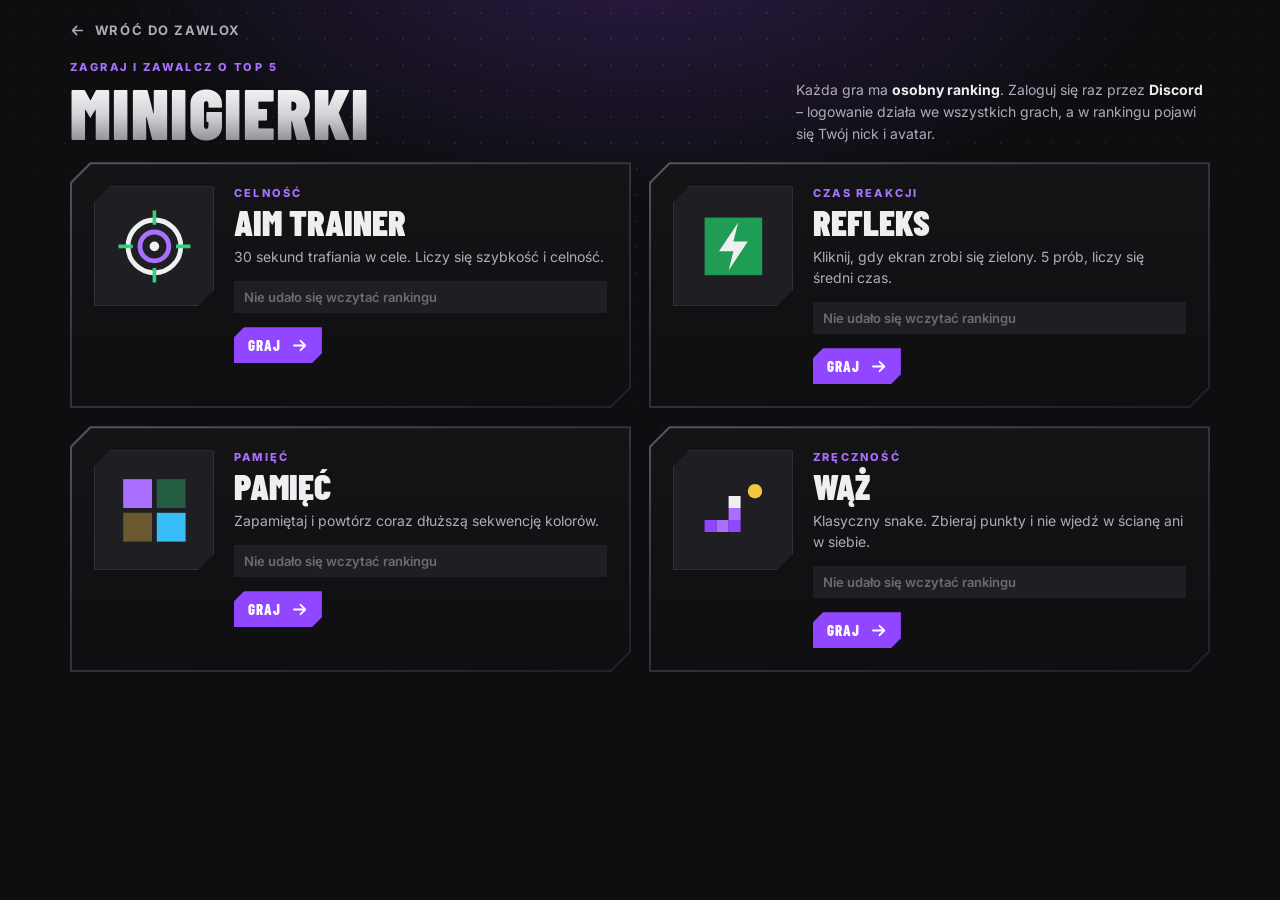
<file: minigierki.html>
<!DOCTYPE html>
<html lang="pl">
<head>
    <meta charset="UTF-8">
    <meta name="viewport" content="width=device-width, initial-scale=1.0">
    <title>Minigierki | Zawlox</title>
    <meta name="description" content="Minigierki Zawloxa: Aim Trainer, Refleks, Pamięć i Wąż. Zaloguj się przez Discord i zawalcz o top 5 w każdej grze.">
    <meta property="og:title" content="Minigierki | Zawlox">
    <meta property="og:description" content="Aim Trainer, Refleks, Pamięć i Wąż – zawalcz o top 5 w każdej grze.">
    <meta property="og:type" content="website">
    <meta property="og:image" content="https://zawlox.pl/podglad.png">
    <meta name="twitter:card" content="summary_large_image">
    <meta name="theme-color" content="#0e0e10">
    <link rel="icon" href="data:image/svg+xml,%3Csvg xmlns='http://www.w3.org/2000/svg' viewBox='0 0 64 64'%3E%3Cpath d='M12 0h52v52L52 64H0V12z' fill='%230e0e10' stroke='%23d4d4d8' stroke-width='4'/%3E%3Ccircle cx='32' cy='32' r='14' fill='none' stroke='%23a970ff' stroke-width='5'/%3E%3Ccircle cx='32' cy='32' r='4' fill='%23fff'/%3E%3C/svg%3E">
    <link rel="preconnect" href="https://fonts.googleapis.com">
    <link rel="preconnect" href="https://fonts.gstatic.com" crossorigin>
    <link href="https://fonts.googleapis.com/css2?family=Barlow+Condensed:wght@600;700;800;900&family=Inter:wght@400;500;600;700;800&display=swap" rel="stylesheet">
    <link rel="stylesheet" href="gry.css?v=20261102b">
    <script src="motywy/lista.js?v=20261102b"></script>
    <script src="motyw.js?v=20261102b"></script>
    <style>
        .hub { display: grid; grid-template-columns: repeat(2, minmax(0, 1fr)); gap: 18px; }
        .card { --cut: 20px; display: block; transition: transform 0.25s ease; }
        .card:hover { transform: translateY(-4px); background: var(--silver); }
        .card > .hud-in { display: grid; grid-template-columns: 120px minmax(0, 1fr); gap: 20px; padding: 22px; background: linear-gradient(180deg, #141417 0%, #0f0f12 100%); }
        .art {
            --c: 16px;
            display: grid; place-items: center;
            aspect-ratio: 1;
            background: var(--surface-2);
            box-shadow: inset 0 0 0 1px var(--line);
            clip-path: polygon(var(--c) 0, 100% 0, 100% calc(100% - var(--c)), calc(100% - var(--c)) 100%, 0 100%, 0 var(--c));
        }
        .art svg { width: 64%; height: 64%; }
        .card-tag { margin: 0; font-size: 11px; font-weight: 800; letter-spacing: 0.2em; text-transform: uppercase; color: var(--accent-2); }
        .card-name {
            margin: 4px 0 6px;
            font-family: var(--font-display); font-weight: 900; font-size: 36px; line-height: 1; text-transform: uppercase;
        }
        .card-desc { margin: 0; font-size: 14px; line-height: 1.5; color: var(--muted); }
        .mini-board { margin: 14px 0 0; padding: 0; list-style: none; display: grid; gap: 4px; }
        .mini-row { display: grid; grid-template-columns: 22px minmax(0, 1fr) auto; gap: 10px; align-items: center; padding: 6px 10px; background: var(--surface-2); font-size: 13px; }
        .mini-row .rank { font-size: 16px; }
        .mini-row:nth-child(1) .rank { color: var(--gold); }
        .mini-row:nth-child(2) .rank { color: var(--silver-medal); }
        .mini-row:nth-child(3) .rank { color: var(--bronze); }
        .mini-name { font-weight: 700; white-space: nowrap; overflow: hidden; text-overflow: ellipsis; }
        .mini-score { font-family: var(--font-display); font-weight: 800; font-size: 17px; font-variant-numeric: tabular-nums; white-space: nowrap; }
        .mini-empty { padding: 8px 10px; background: var(--surface-2); font-size: 13px; font-weight: 600; color: var(--dim); }
        .card-cta { margin-top: 14px; }
        @media (max-width: 860px) { .hub { grid-template-columns: 1fr; } }
        @media (max-width: 480px) {
            .card > .hud-in { grid-template-columns: 1fr; padding: 18px; }
            .art { width: 96px; }
        }
    </style>
</head>
<body>
    <svg width="0" height="0" style="position:absolute" aria-hidden="true" focusable="false"><defs>
        <symbol id="i-arrow-right" viewBox="0 0 448 512"><path d="M438.6 278.6c12.5-12.5 12.5-32.8 0-45.3l-160-160c-12.5-12.5-32.8-12.5-45.3 0s-12.5 32.8 0 45.3L338.8 224 32 224c-17.7 0-32 14.3-32 32s14.3 32 32 32l306.7 0L233.4 393.4c-12.5 12.5-12.5 32.8 0 45.3s32.8 12.5 45.3 0l160-160z"/></symbol>
    </defs></svg>
    <div class="bg-glow" aria-hidden="true"></div>
    <div class="bg-grid" aria-hidden="true"></div>

    <main>
        <div class="top">
            <a class="back" href="./"><svg class="ic" aria-hidden="true"><use href="#i-arrow-right"/></svg> Wróć do Zawlox</a>
        </div>

        <div class="title-row">
            <div>
                <p class="kicker">Zagraj i zawalcz o top 5</p>
                <h1>Minigierki</h1>
            </div>
            <p class="rules">Każda gra ma <b>osobny ranking</b>. Zaloguj się raz przez <b>Discord</b> – logowanie działa we wszystkich grach, a w rankingu pojawi się Twój nick i avatar.</p>
        </div>

        <div id="hub" class="hub"></div>
    </main>

    <script src="config.js?v=20261102b"></script>
    <script src="gry-lista.js?v=20261102b"></script>
    <script>
        // Grafiki do kafelków (proste ikony rysowane w SVG)
        const ART = {
            aim: '<svg viewBox="0 0 64 64" fill="none"><circle cx="32" cy="32" r="22" stroke="#efeff1" stroke-width="4"/><circle cx="32" cy="32" r="12" stroke="#a970ff" stroke-width="4"/><circle cx="32" cy="32" r="4" fill="#efeff1"/><path d="M32 2v12M32 50v12M2 32h12M50 32h12" stroke="#2fd17a" stroke-width="3"/></svg>',
            reflex: '<svg viewBox="0 0 64 64" fill="none"><rect x="8" y="8" width="48" height="48" fill="#1f9d55"/><path d="M36 12 20 36h12l-4 16 16-24H32z" fill="#efeff1"/></svg>',
            memory: '<svg viewBox="0 0 64 64"><rect x="6" y="6" width="24" height="24" fill="#a970ff"/><rect x="34" y="6" width="24" height="24" fill="#2fd17a" opacity=".35"/><rect x="6" y="34" width="24" height="24" fill="#f5c542" opacity=".35"/><rect x="34" y="34" width="24" height="24" fill="#38bdf8"/></svg>',
            snake: '<svg viewBox="0 0 64 64"><rect x="8" y="40" width="10" height="10" fill="#9147ff"/><rect x="18" y="40" width="10" height="10" fill="#a970ff"/><rect x="28" y="40" width="10" height="10" fill="#9147ff"/><rect x="28" y="30" width="10" height="10" fill="#a970ff"/><rect x="28" y="20" width="10" height="10" fill="#efeff1"/><circle cx="50" cy="16" r="6" fill="#f5c542"/></svg>'
        };

        const cfg = window.ZAWLOX_CONFIG || {};
        const LISTA = window.ZAWLOX_GRY || {};
        const nf = new Intl.NumberFormat('pl-PL');
        const hub = document.getElementById('hub');

        function card(id, g) {
            const a = document.createElement('a');
            a.className = 'hud card';
            a.href = g.url;
            a.innerHTML = `
                <div class="hud-in">
                    <div class="art" aria-hidden="true">${ART[id] || ''}</div>
                    <div>
                        <p class="card-tag"></p>
                        <h2 class="card-name"></h2>
                        <p class="card-desc"></p>
                        <ol class="mini-board" aria-label="Top 3"><li class="mini-empty">Wczytuję ranking…</li></ol>
                        <span class="btn btn-primary btn-sm card-cta">Graj <svg class="ic" aria-hidden="true"><use href="#i-arrow-right"/></svg></span>
                    </div>
                </div>`;
            a.querySelector('.card-tag').textContent = g.tag;
            a.querySelector('.card-name').textContent = g.name;
            a.querySelector('.card-desc').textContent = g.desc;
            return a;
        }

        async function loadTop(id, g, list) {
            if (!cfg.supabaseUrl || !cfg.supabaseAnonKey) { list.innerHTML = '<li class="mini-empty">Ranking wkrótce</li>'; return; }
            try {
                const url = `${cfg.supabaseUrl.replace(/\/$/, '')}/rest/v1/leaderboard?select=player_name,score&game=eq.${id}` +
                            `&order=score.${g.lower ? 'asc' : 'desc'},created_at.asc&limit=3`;
                const r = await fetch(url, { headers: { apikey: cfg.supabaseAnonKey, Authorization: `Bearer ${cfg.supabaseAnonKey}` } });
                if (!r.ok) throw new Error('HTTP ' + r.status);
                const rows = await r.json();
                if (!rows.length) { list.innerHTML = '<li class="mini-empty">Brak wyników – bądź pierwszy!</li>'; return; }
                list.innerHTML = '';
                rows.forEach((p, i) => {
                    const li = document.createElement('li');
                    li.className = 'mini-row';
                    li.innerHTML = '<span class="rank"></span><span class="mini-name"></span><span class="mini-score"></span>';
                    li.querySelector('.rank').textContent = i + 1;
                    li.querySelector('.mini-name').textContent = p.player_name;
                    li.querySelector('.mini-score').textContent = nf.format(p.score) + (g.unit ? ' ' + g.unit : '');
                    list.appendChild(li);
                });
            } catch (e) {
                list.innerHTML = '<li class="mini-empty">Nie udało się wczytać rankingu</li>';
            }
        }

        for (const [id, g] of Object.entries(LISTA)) {
            const c = card(id, g);
            hub.appendChild(c);
            loadTop(id, g, c.querySelector('.mini-board'));
        }

    </script>
</body>
</html>
</file>
<file: gry.css>
/* =====================================================================
   Wspólny wygląd minigierek – ten sam styl HUD co strona główna
   Układ: plansza gry po lewej, ranking i konto po prawej
   ===================================================================== */
:root {
    --bg: #0e0e10;
    --surface: #18181b;
    --surface-2: #1f1f23;
    --line: #2f2f35;
    --text: #efeff1;
    --muted: #adadb8;
    --dim: #6b6b75;
    --accent: #9147ff;
    --accent-2: #a970ff;
    --accent-rgb: 145, 71, 255;
    --accent-2-rgb: 169, 112, 255;
    --on-accent: #ffffff;
    --good: #2fd17a;
    --bad: #ff4d4f;
    --gold: #f5c542;
    --silver-medal: #c9ccd3;
    --bronze: #cd8a4f;
    --discord: #5865f2;
    --silver: linear-gradient(160deg, #fafafa 0%, #d4d4d8 22%, #8a8a93 52%, #4a4a52 78%, #2a2a30 100%);
    --steel: linear-gradient(160deg, #55555e 0%, #34343b 45%, #202026 100%);
    --cut: 14px;
    --font-display: 'Barlow Condensed', 'Arial Narrow', sans-serif;
    --font-body: 'Inter', system-ui, sans-serif;
    color-scheme: dark;
}
*, *::before, *::after { box-sizing: border-box; }
body {
    margin: 0; min-height: 100vh;
    font-family: var(--font-body);
    background: var(--bg); color: var(--text);
    overflow-x: hidden;
    -webkit-font-smoothing: antialiased;
    -webkit-tap-highlight-color: transparent;
}
a { color: inherit; text-decoration: none; }
button { font: inherit; color: inherit; background: none; border: 0; padding: 0; cursor: pointer; }
img { display: block; max-width: 100%; }
[hidden] { display: none !important; }
:focus-visible { outline: 2px solid var(--accent-2); outline-offset: 3px; }
.ic { display: inline-block; width: 1.15em; height: 1em; fill: currentColor; flex-shrink: 0; vertical-align: -0.125em; }

.bg-glow {
    position: fixed; inset: 0; z-index: 0; pointer-events: none;
    background: radial-gradient(ellipse 60% 40% at 50% -5%, rgba(var(--accent-rgb), 0.22), transparent 70%);
}
.bg-grid {
    position: fixed; inset: 0; z-index: 0; pointer-events: none;
    background-image: radial-gradient(rgba(255, 255, 255, 0.07) 1px, transparent 1px);
    background-size: 26px 26px;
    mask-image: radial-gradient(ellipse 80% 70% at 50% 0%, #000 30%, transparent 85%);
    -webkit-mask-image: radial-gradient(ellipse 80% 70% at 50% 0%, #000 30%, transparent 85%);
}

/* ---------- ramki HUD ---------- */
.hud {
    position: relative; padding: 2px; background: var(--steel);
    clip-path: polygon(var(--cut) 0, 100% 0, 100% calc(100% - var(--cut)), calc(100% - var(--cut)) 100%, 0 100%, 0 var(--cut));
}
.hud.is-silver { background: var(--silver); }
.hud-in {
    position: relative; display: block; height: 100%; background: var(--surface);
    clip-path: polygon(calc(var(--cut) - 1px) 0, 100% 0, 100% calc(100% - var(--cut) + 1px), calc(100% - var(--cut) + 1px) 100%, 0 100%, 0 calc(var(--cut) - 1px));
}

/* ---------- przyciski ---------- */
.btn {
    --c: 10px;
    display: inline-flex; align-items: center; justify-content: center; gap: 10px;
    padding: 13px 22px;
    font-family: var(--font-display); font-weight: 800; font-size: 18px; letter-spacing: 0.06em; text-transform: uppercase;
    clip-path: polygon(var(--c) 0, 100% 0, 100% calc(100% - var(--c)), calc(100% - var(--c)) 100%, 0 100%, 0 var(--c));
    transition: background-color 0.2s, transform 0.2s;
}
.btn:hover { transform: translateY(-2px); }
.btn:disabled { opacity: 0.6; cursor: wait; transform: none; }
.btn-primary { background: var(--accent); color: var(--on-accent); }
.btn-primary:hover { background: var(--accent-2); }
.btn-discord { background: var(--discord); color: #fff; }
.btn-discord:hover { background: #6d78f5; }
.btn-ghost { background: var(--surface-2); box-shadow: inset 0 0 0 1px var(--line); }
.btn-ghost:hover { background: #2a2a30; }
.btn-sm { padding: 9px 14px; font-size: 15px; }

/* ---------- układ strony ---------- */
main {
    position: relative; z-index: 2;
    width: 100%; max-width: 1180px; margin: 0 auto;
    padding: 22px 20px 40px;
}
.top { display: flex; align-items: center; justify-content: space-between; gap: 16px; flex-wrap: wrap; }
.back {
    display: inline-flex; align-items: center; gap: 10px;
    font-size: 13px; font-weight: 700; letter-spacing: 0.12em; text-transform: uppercase; color: var(--muted);
    transition: color 0.2s;
}
.back:hover { color: #fff; }
.back .ic { transform: scaleX(-1); }
.title-row { margin: 22px 0 18px; display: flex; align-items: flex-end; justify-content: space-between; gap: 16px; flex-wrap: wrap; }
.kicker { margin: 0; font-size: 11px; font-weight: 800; letter-spacing: 0.22em; text-transform: uppercase; color: var(--accent-2); }
h1 {
    margin: 4px 0 0;
    font-family: var(--font-display); font-weight: 900;
    font-size: clamp(46px, 8vw, 72px); line-height: 0.92; letter-spacing: 0.02em; text-transform: uppercase;
    background: linear-gradient(180deg, #fff 0%, #d4d4d8 55%, #8a8a93 100%);
    -webkit-background-clip: text; background-clip: text; color: transparent;
}
.rules { margin: 0; max-width: 46ch; font-size: 14px; line-height: 1.55; color: var(--muted); }
.rules b { color: var(--text); }

.layout { display: grid; grid-template-columns: minmax(0, 1fr) 320px; gap: 18px; align-items: start; }

/* ---------- pasek statystyk ---------- */
.hudbar {
    display: grid; grid-template-columns: repeat(var(--cols, 4), minmax(0, 1fr));
    margin: 0 0 10px;
    background: var(--surface); box-shadow: inset 0 0 0 1px var(--line);
}
.hudbar > div { padding: 10px 14px; }
.hudbar > div + div { border-left: 1px solid var(--line); }
.hudbar dt { font-size: 10px; font-weight: 800; letter-spacing: 0.16em; text-transform: uppercase; color: var(--dim); }
.hudbar dd {
    margin: 2px 0 0;
    font-family: var(--font-display); font-weight: 800; font-size: 28px; line-height: 1;
    font-variant-numeric: tabular-nums;
}
.hudbar dd.is-low { color: var(--bad); }

/* ---------- plansza ---------- */
.stage-frame { --cut: 18px; }
.stage {
    position: relative;
    aspect-ratio: 16 / 10;
    min-height: 300px;
    overflow: hidden;
    background:
        radial-gradient(ellipse at 50% 120%, rgba(var(--accent-rgb), 0.18), transparent 60%),
        linear-gradient(rgba(255, 255, 255, 0.035) 1px, transparent 1px) 0 0 / 40px 40px,
        linear-gradient(90deg, rgba(255, 255, 255, 0.035) 1px, transparent 1px) 0 0 / 40px 40px,
        #111114;
    touch-action: none;
    user-select: none; -webkit-user-select: none;
}

/* nakładki: start / odliczanie / wynik */
.overlay {
    position: absolute; inset: 0; z-index: 20;
    display: flex; flex-direction: column; align-items: center; justify-content: center; gap: 14px;
    padding: 20px; text-align: center;
    background: rgba(14, 14, 16, 0.88);
    backdrop-filter: blur(4px); -webkit-backdrop-filter: blur(4px);
}
.overlay h2 {
    margin: 0;
    font-family: var(--font-display); font-weight: 900; font-size: clamp(30px, 5vw, 44px); line-height: 1; text-transform: uppercase;
}
.overlay p { margin: 0; max-width: 42ch; font-size: 14px; line-height: 1.5; color: var(--muted); }
.overlay-actions { display: flex; flex-wrap: wrap; justify-content: center; gap: 10px; margin-top: 6px; }
.countdown {
    font-family: var(--font-display); font-weight: 900; font-size: clamp(90px, 18vw, 160px); line-height: 1;
    color: #fff; text-shadow: 0 0 40px rgba(var(--accent-2-rgb), 0.7);
    animation: tick 0.9s ease-out;
}
@keyframes tick { from { transform: scale(1.4); opacity: 0; } }
.big-score {
    font-family: var(--font-display); font-weight: 900; font-size: clamp(60px, 12vw, 100px); line-height: 0.9;
    font-variant-numeric: tabular-nums;
    background: linear-gradient(180deg, #fff 0%, #d4d4d8 55%, #8a8a93 100%);
    -webkit-background-clip: text; background-clip: text; color: transparent;
}
.result-stats { display: flex; flex-wrap: wrap; justify-content: center; gap: 6px 18px; font-size: 13px; font-weight: 700; color: var(--muted); }
.result-stats b { color: var(--text); font-variant-numeric: tabular-nums; }
.result-msg { min-height: 1.4em; font-weight: 700; font-size: 14px; }
.result-msg.good { color: var(--good); }
.result-msg.bad { color: var(--bad); }

/* ---------- panel boczny ---------- */
.side { display: grid; gap: 14px; }
.panel { --cut: 14px; }
.panel .hud-in { padding: 18px; }
.panel-title {
    margin: 0 0 12px;
    display: flex; align-items: center; justify-content: space-between; gap: 10px;
    font-family: var(--font-display); font-weight: 800; font-size: 24px; letter-spacing: 0.03em; text-transform: uppercase;
}
.panel-title small { font-family: var(--font-body); font-size: 11px; font-weight: 700; letter-spacing: 0.06em; text-transform: none; color: var(--dim); }

.board { margin: 0; padding: 0; list-style: none; display: grid; gap: 6px; }
.row {
    display: grid; grid-template-columns: 30px 32px minmax(0, 1fr) auto; align-items: center; gap: 10px;
    padding: 8px 10px;
    background: var(--surface-2);
}
.row.is-me { box-shadow: inset 3px 0 0 var(--accent-2); }
.rank { font-family: var(--font-display); font-weight: 900; font-size: 20px; text-align: center; color: var(--dim); }
.row:nth-child(1) .rank { color: var(--gold); }
.row:nth-child(2) .rank { color: var(--silver-medal); }
.row:nth-child(3) .rank { color: var(--bronze); }
.avatar { width: 32px; height: 32px; border-radius: 50%; object-fit: cover; background: #2a2a30; }
.avatar-fallback { display: grid; place-items: center; font-weight: 800; font-size: 13px; color: var(--muted); }
.pname { font-weight: 700; font-size: 14px; white-space: nowrap; overflow: hidden; text-overflow: ellipsis; }
.pscore { font-family: var(--font-display); font-weight: 800; font-size: 20px; font-variant-numeric: tabular-nums; white-space: nowrap; }
.board-empty { padding: 16px 10px; font-size: 13px; font-weight: 600; color: var(--dim); text-align: center; background: var(--surface-2); }
.skeleton-row { height: 48px; background: linear-gradient(90deg, #1c1c20 25%, #26262b 50%, #1c1c20 75%); background-size: 200% 100%; animation: sk 1.4s infinite; }
@keyframes sk { 0% { background-position: 200% 0; } 100% { background-position: -200% 0; } }

.me { display: flex; align-items: center; gap: 12px; }
.me .avatar { width: 44px; height: 44px; }
.me-name { font-weight: 800; font-size: 15px; }
.me-best { margin-top: 2px; font-size: 12px; font-weight: 600; color: var(--muted); }
.me-best b { color: var(--text); font-variant-numeric: tabular-nums; }
.me-actions { margin-top: 14px; display: flex; flex-wrap: wrap; gap: 8px; }
.account-note { margin: 0 0 12px; font-size: 13px; line-height: 1.5; color: var(--muted); }
.other-games { justify-self: start; }

.toast {
    position: fixed; bottom: -120px; left: 50%; transform: translateX(-50%); z-index: 9999;
    padding: 14px 22px; max-width: calc(100vw - 32px);
    background: #1f1f23; border-left: 3px solid var(--accent);
    box-shadow: 0 10px 40px rgba(0, 0, 0, 0.6);
    font-size: 14px; font-weight: 700;
    transition: bottom 0.4s cubic-bezier(0.68, -0.55, 0.265, 1.55);
}
.toast.show { bottom: 28px; }
.toast.error { border-left-color: var(--bad); }

@media (max-width: 900px) {
    .layout { grid-template-columns: 1fr; }
    .side { grid-template-columns: repeat(2, minmax(0, 1fr)); align-items: start; }
    .other-games { grid-column: 1 / -1; }
}
@media (max-width: 600px) {
    main { padding: 18px 16px 32px; }
    .side { grid-template-columns: 1fr; }
    .hudbar dd { font-size: 22px; }
    .hudbar > div { padding: 8px 10px; }
    .stage { aspect-ratio: 3 / 4; }
}
/* ---------- drabinka rang (profil, ranking) ---------- */
.ladder-head { margin: 0 0 14px; font-size: 14px; color: var(--muted); }
.ladder-head b { color: #fff; }
.ladder { margin: 0; padding: 0; list-style: none; display: grid; grid-template-columns: repeat(6, minmax(0, 1fr)); gap: 8px; }
.rung {
    --c: 12px;
    position: relative; display: grid; justify-items: center; align-content: start; gap: 4px;
    padding: 16px 10px 14px; text-align: center;
    background: var(--surface-2);
    clip-path: polygon(var(--c) 0, 100% 0, 100% calc(100% - var(--c)), calc(100% - var(--c)) 100%, 0 100%, 0 var(--c));
    box-shadow: inset 0 3px 0 var(--rc);
}
.rung-ico { font-size: 32px; line-height: 1.1; }
.rung-name { font-family: var(--font-display); font-weight: 900; font-size: 19px; letter-spacing: 0.02em; text-transform: uppercase; color: var(--rc); }
.rung-req { font-family: var(--font-display); font-weight: 800; font-size: 16px; color: #fff; font-variant-numeric: tabular-nums; }
.rung-desc { font-size: 11.5px; line-height: 1.35; color: var(--muted); }
.rung-tag { min-height: 18px; margin-top: 4px; font-size: 11px; font-weight: 800; letter-spacing: 0.08em; text-transform: uppercase; color: var(--muted); }
.rung.is-current { background: linear-gradient(180deg, color-mix(in srgb, var(--rc) 22%, #1f1f23) 0%, #1f1f23 100%); box-shadow: inset 0 3px 0 var(--rc), inset 0 0 0 1px color-mix(in srgb, var(--rc) 60%, transparent); }
.rung.is-current .rung-tag { padding: 2px 8px; color: #0e0e10; background: var(--rc); }
.rung.is-done .rung-tag { color: var(--rc); }
.rung.is-locked { opacity: 0.5; }
.rung.is-locked .rung-ico { filter: grayscale(0.8); }
.rung.is-next { opacity: 0.95; }
.rung-bar { display: block; width: 80px; height: 6px; margin-top: 4px; background: #2a2a30; overflow: hidden; }
.rung-bar span { display: block; height: 100%; background: var(--rc); }
@media (max-width: 900px) { .ladder { grid-template-columns: repeat(3, minmax(0, 1fr)); } }
@media (max-width: 480px) {
    .ladder { grid-template-columns: repeat(2, minmax(0, 1fr)); }
    .rung-name { font-size: 17px; }
}

/* ---------- wybór motywu (profil, Ustawienia) ---------- */
.motywy { display: grid; grid-template-columns: repeat(auto-fill, minmax(210px, 1fr)); gap: 10px; }
.motyw-card {
    --c: 12px;
    display: grid; align-content: start; gap: 6px;
    padding: 0 0 14px; text-align: left;
    background: var(--surface-2);
    clip-path: polygon(var(--c) 0, 100% 0, 100% calc(100% - var(--c)), calc(100% - var(--c)) 100%, 0 100%, 0 var(--c));
    transition: transform 0.2s, box-shadow 0.2s;
}
.motyw-card:hover:not(.is-locked) { transform: translateY(-3px); }
.motyw-card[aria-pressed="true"] { box-shadow: inset 0 0 0 2px var(--accent-2); }
.motyw-prev { position: relative; display: block; height: 74px; margin-bottom: 6px; background: var(--m1); overflow: hidden; }
.motyw-prev i { position: absolute; display: block; }
.motyw-prev i:nth-child(1) { left: 14px; right: 40%; top: 16px; height: 10px; background: var(--m3); opacity: 0.85; }
.motyw-prev i:nth-child(2) { left: 14px; width: 74px; bottom: 14px; height: 22px; background: var(--m2); }
.motyw-prev i:nth-child(3) { right: -24px; bottom: -34px; width: 110px; height: 110px; border-radius: 50%; background: radial-gradient(circle, var(--m2) 0%, var(--m3) 55%, transparent 70%); opacity: 0.55; }
.motyw-name { padding: 0 14px; font-family: var(--font-display); font-weight: 900; font-size: 20px; text-transform: uppercase; }
.motyw-desc { padding: 0 14px; font-size: 12.5px; line-height: 1.45; color: var(--muted); }
.motyw-tag { min-height: 16px; padding: 0 14px; font-size: 11.5px; font-weight: 800; letter-spacing: 0.06em; text-transform: uppercase; color: var(--accent-2); }
.motyw-card.is-locked { cursor: not-allowed; }
.motyw-card.is-locked .motyw-prev, .motyw-card.is-locked .motyw-name, .motyw-card.is-locked .motyw-desc { opacity: 0.45; }
.motyw-card.is-locked .motyw-tag { color: var(--muted); }
.motyw-card.is-premium {
    background: linear-gradient(180deg, #2a2213 0%, #17130b 100%);
    box-shadow: inset 0 0 0 1px rgba(226, 184, 74, 0.55), 0 0 24px rgba(226, 184, 74, 0.12);
}
.motyw-card.is-premium[aria-pressed="true"] { box-shadow: inset 0 0 0 2px #f5d97a, 0 0 28px rgba(226, 184, 74, 0.3); }
.motyw-card.is-premium .motyw-name { color: #f6e3a8; }
.motyw-card.is-premium .motyw-tag { color: #f5d97a; }
.motyw-card.is-premium .motyw-prev { background: linear-gradient(115deg, #090806 0%, #1c160b 50%, #090806 100%); }
.motyw-card.is-premium .motyw-prev i:nth-child(2) { background: linear-gradient(115deg, #9c6f17, #fff4c9 45%, #c99a2e); }
.motyw-premium {
    display: block; width: max-content; margin-bottom: 4px; padding: 2px 8px;
    font-family: var(--font-body); font-size: 10.5px; font-weight: 800; letter-spacing: 0.14em;
    color: #2a1f08; background: linear-gradient(115deg, #c99a2e, #fff4c9 50%, #e2b84a);
}

@media (prefers-reduced-motion: reduce) {
    *, *::before, *::after { animation-duration: 0.01ms !important; transition-duration: 0.01ms !important; }
}
</file>
